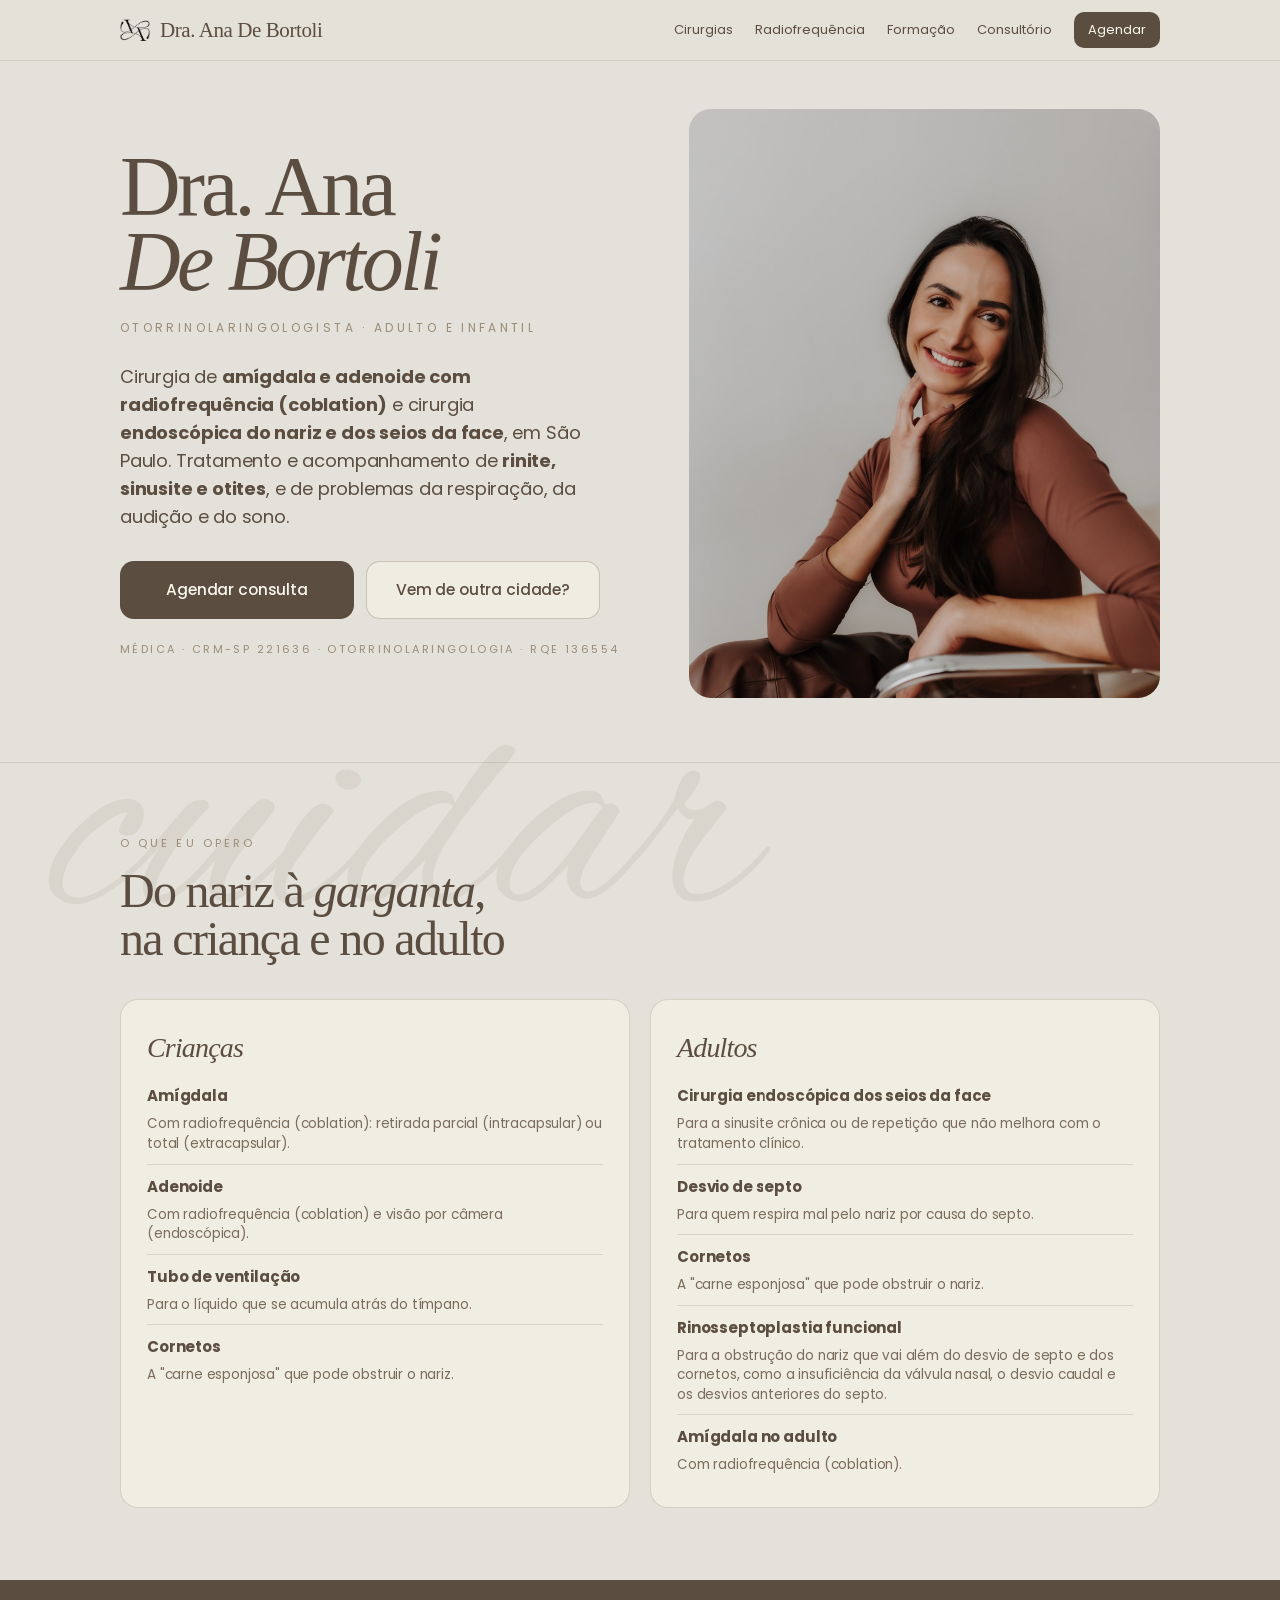
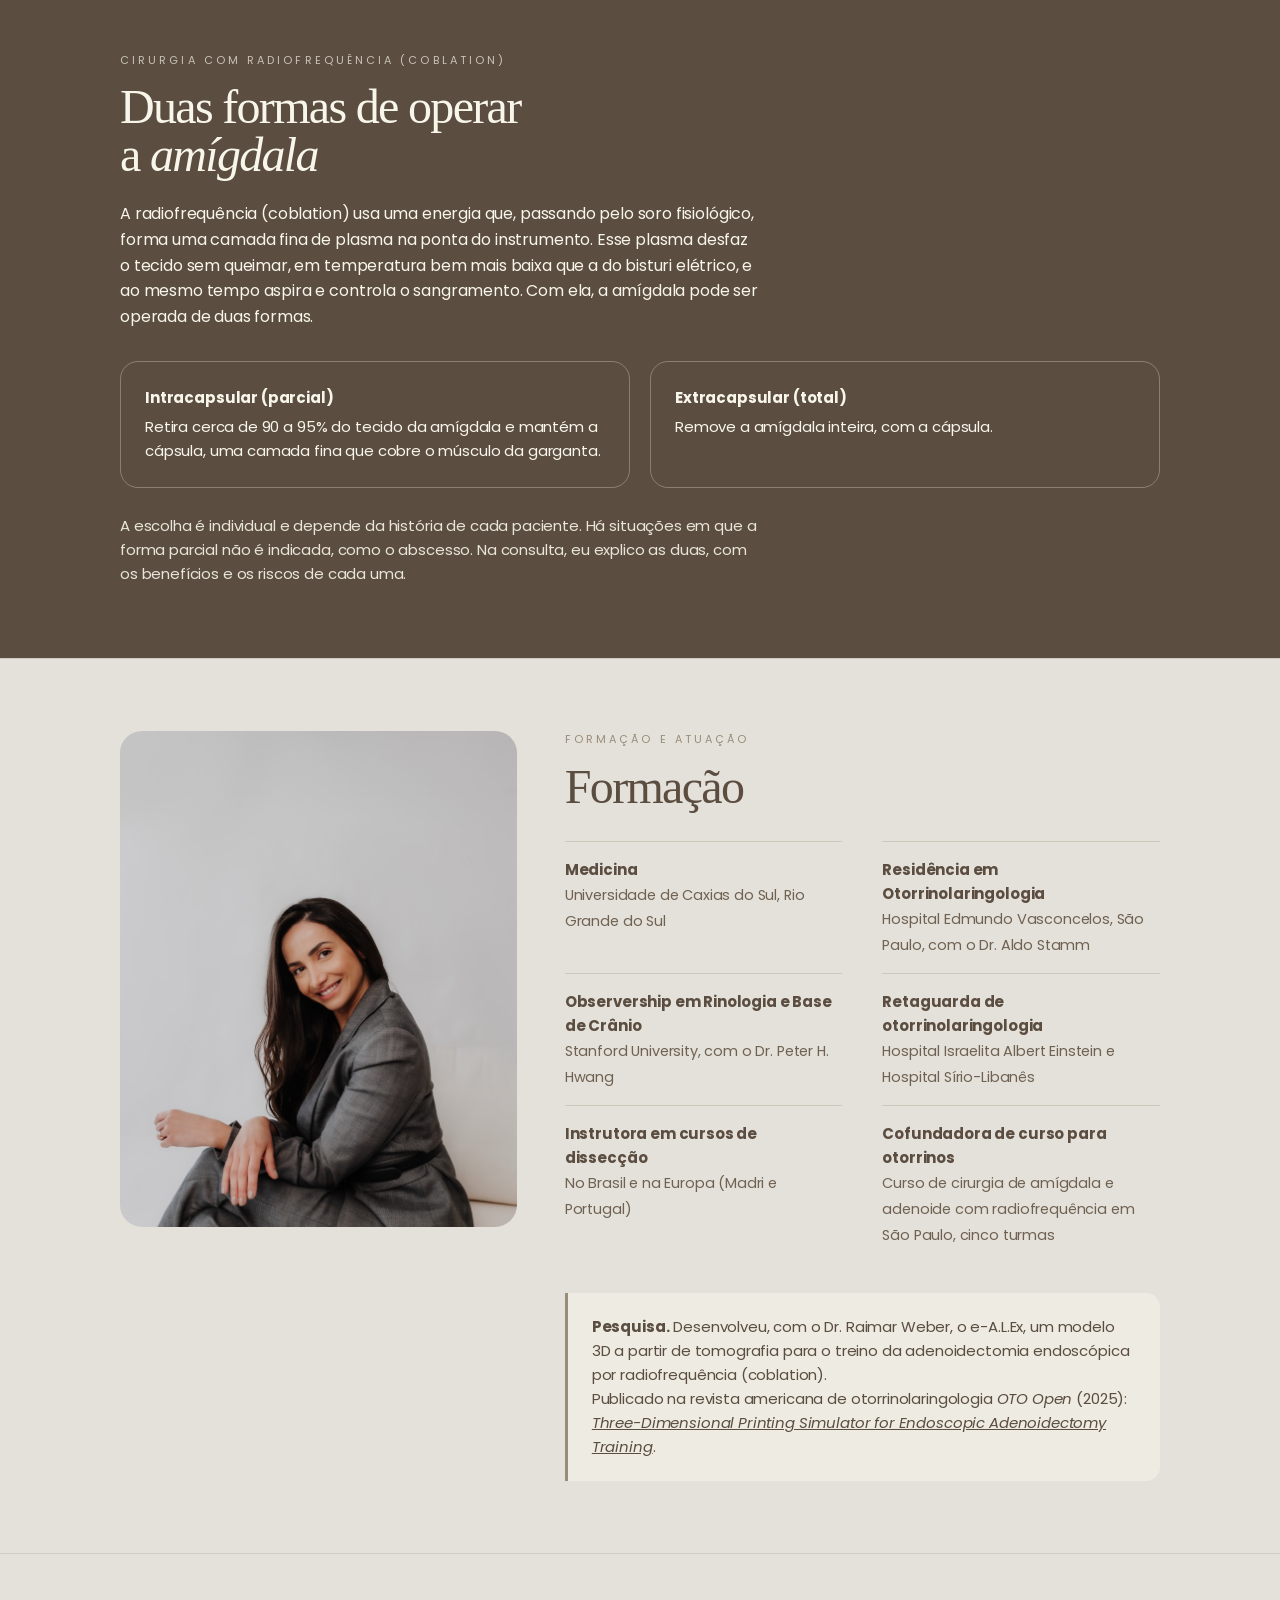
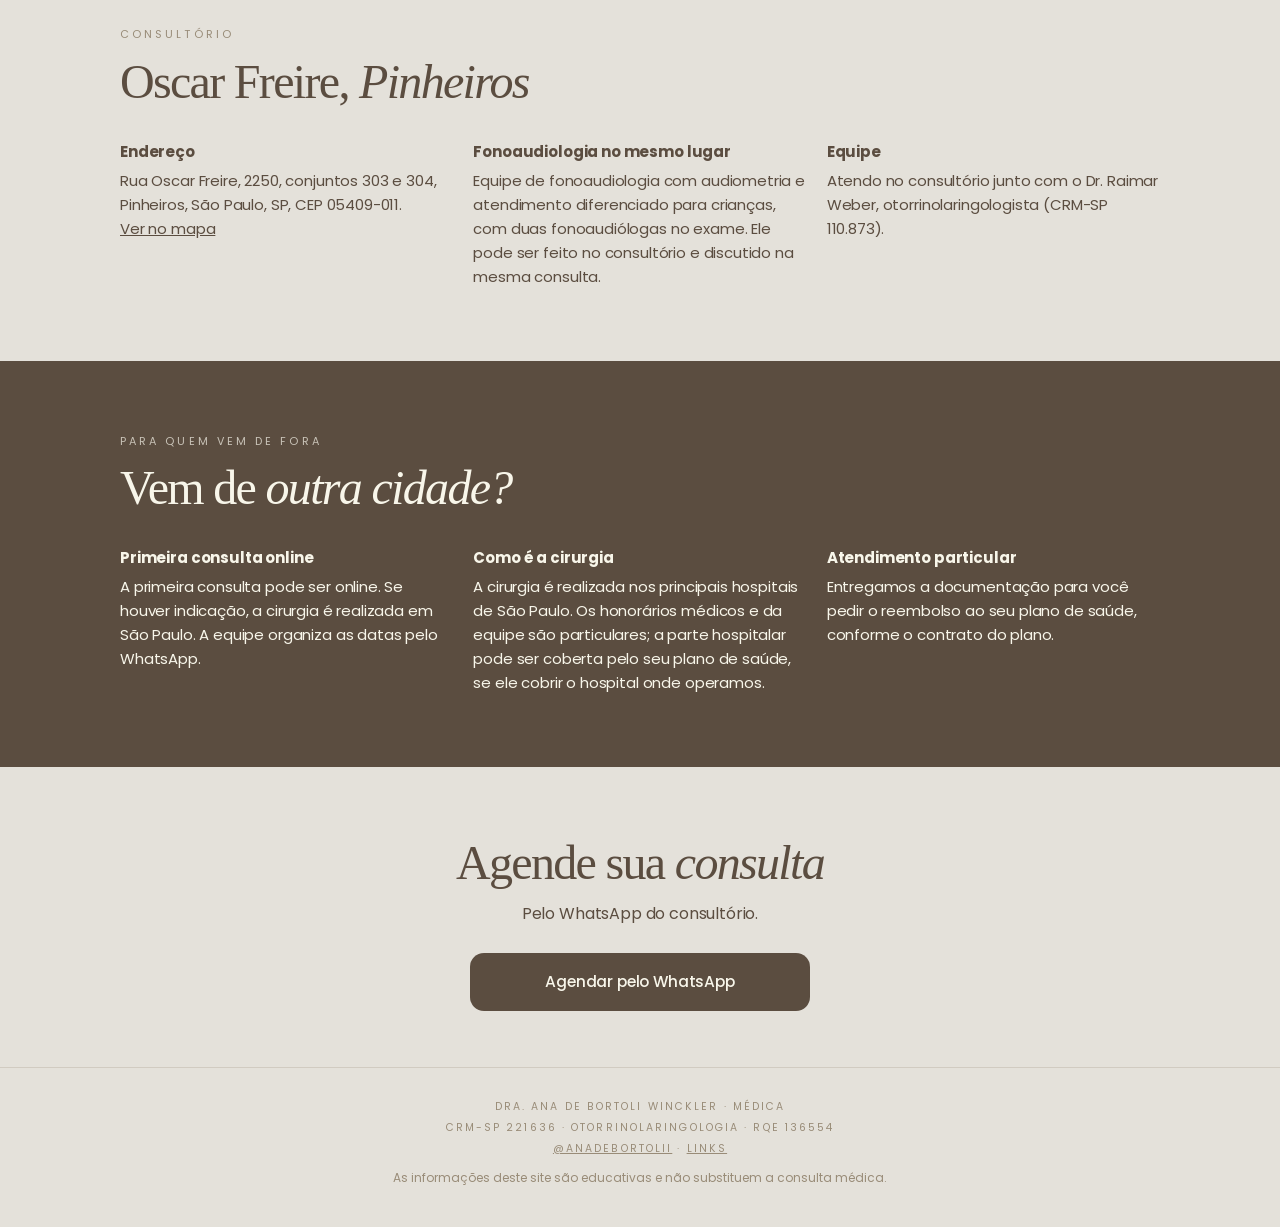
<file: index.html>
<!doctype html>
<html lang="pt-BR">
<head>
<meta charset="utf-8">
<meta name="viewport" content="width=device-width, initial-scale=1, viewport-fit=cover">
<title>Dra. Ana De Bortoli · Otorrinolaringologista em São Paulo</title>
<meta name="description" content="Otorrinolaringologista adulto e infantil em São Paulo. Cirurgia de amígdala e adenoide com radiofrequência (coblation) e cirurgia endoscópica do nariz e dos seios da face. Atendimento particular.">
<meta name="theme-color" content="#E4E1DA">
<link rel="icon" href="assets/img/monograma.png">
<link rel="preconnect" href="https://fonts.googleapis.com">
<link rel="preconnect" href="https://fonts.gstatic.com" crossorigin>
<link href="https://fonts.googleapis.com/css2?family=Alex+Brush&family=Poppins:ital,wght@0,400;0,500;0,700;1,700&family=Tinos:ital,wght@0,400;1,400&display=swap" rel="stylesheet">
<link rel="stylesheet" href="assets/css/base.css">
<style>
  body { overflow-x: hidden; }

  .topo { position: sticky; top: 0; z-index: 20; background: rgba(228, 225, 218, .92); backdrop-filter: blur(8px); border-bottom: 1px solid rgba(153, 140, 120, .25); }
  .topo-dentro { max-width: 1080px; margin: 0 auto; padding: 12px 20px; display: flex; align-items: center; justify-content: space-between; gap: 16px; }
  .marca { display: flex; align-items: center; gap: 10px; text-decoration: none; color: var(--marrom); }
  .marca img { width: 30px; height: auto; }
  .marca span { font-family: var(--serifa); font-size: 21px; letter-spacing: -.02em; }
  .menu { display: flex; gap: 22px; font-size: 13px; align-items: center; }
  .menu a { color: var(--marrom); text-decoration: none; }
  .menu a:hover { color: var(--oliva); text-decoration: underline; text-underline-offset: 4px; }
  .menu .agendar-topo { background: var(--marrom); color: var(--creme); padding: 8px 14px; border-radius: 10px; }
  .menu .agendar-topo:hover { background: var(--oliva); color: var(--creme); text-decoration: none; }
  @media (max-width: 760px) { .menu a:not(.agendar-topo) { display: none; } }

  section { position: relative; z-index: 1; }
  .dentro { max-width: 1080px; margin: 0 auto; padding: 0 20px; }
  .rotulo-secao { font-size: 11px; letter-spacing: .28em; text-transform: uppercase; color: var(--taupe); margin-bottom: 14px; }
  h2 { font-family: var(--serifa); font-weight: 400; font-size: clamp(34px, 5vw, 48px); line-height: 1; letter-spacing: -.035em; color: var(--marrom); }
  h2 em { font-style: italic; }
  h3 { font-family: var(--sans); font-weight: 700; font-size: 15px; letter-spacing: -.01em; margin-bottom: 6px; }
  p, li { font-size: 16px; line-height: 1.6; letter-spacing: -.01em; }
  .texto { max-width: 640px; }

  /* abertura */
  .abertura { padding: 48px 0 64px; }
  .abertura .dentro { display: grid; grid-template-columns: 1.05fr .95fr; gap: 48px; align-items: center; }
  .abertura h1 { font-family: var(--serifa); font-weight: 400; font-size: clamp(52px, 7vw, 84px); line-height: .9; letter-spacing: -.045em; }
  .abertura h1 em { font-style: italic; }
  .abertura .especialidade { margin-top: 18px; font-size: 12px; letter-spacing: .28em; text-transform: uppercase; color: var(--taupe); }
  .abertura .chamada { margin-top: 26px; font-size: 18px; line-height: 1.55; max-width: 480px; }
  .abertura .chamada b { font-weight: 700; }
  .abertura .acoes { margin-top: 30px; display: flex; flex-wrap: wrap; gap: 12px; max-width: 480px; }
  .abertura .botao { width: auto; flex: 1 1 200px; }
  .abertura .registro { margin-top: 22px; font-size: 11px; letter-spacing: .22em; text-transform: uppercase; color: var(--taupe); }
  .abertura figure { margin: 0; aspect-ratio: 4 / 5; border-radius: 22px; overflow: hidden; background: #d9d5cc; }
  .abertura figure img { width: 100%; height: 100%; object-fit: cover; object-position: 50% 30%; display: block; }
  @media (max-width: 860px) {
    .abertura .dentro { grid-template-columns: 1fr; gap: 32px; }
    .abertura figure { order: -1; max-width: 420px; aspect-ratio: 1 / 1; }
  }

  /* blocos */
  .bloco { padding: 72px 0; border-top: 1px solid rgba(153, 140, 120, .25); }
  .bloco.escuro { background: var(--marrom); color: var(--creme); border-top: 0; }
  .bloco.escuro h2, .bloco.escuro h3 { color: var(--creme); }
  .bloco.escuro .rotulo-secao { color: var(--creme-cta); opacity: .75; }

  .duas { display: grid; grid-template-columns: 1fr 1fr; gap: 20px; margin-top: 36px; }
  @media (max-width: 760px) { .duas { grid-template-columns: 1fr; } }
  .cartao { background: rgba(248, 246, 234, .6); border: 1px solid rgba(153, 140, 120, .3); border-radius: 18px; padding: 26px 26px 22px; }
  .cartao .publico { font-family: var(--serifa); font-style: italic; font-size: 28px; letter-spacing: -.03em; margin-bottom: 14px; }
  .cartao ul { list-style: none; padding: 0; }
  .cartao li { padding: 10px 0; border-top: 1px solid rgba(153, 140, 120, .25); }
  .cartao li:first-child { border-top: 0; padding-top: 0; }
  .cartao li small { display: block; font-size: 13.5px; color: #7a6c5c; line-height: 1.45; }

  .tecnica { display: grid; grid-template-columns: 1fr 1fr; gap: 20px; margin-top: 32px; }
  @media (max-width: 760px) { .tecnica { grid-template-columns: 1fr; } }
  .tecnica > div { border: 1px solid rgba(248, 246, 234, .3); border-radius: 18px; padding: 24px; }
  .tecnica p { font-size: 15px; }
  .nota { margin-top: 26px; font-size: 15px; opacity: .9; max-width: 640px; }

  .fatos { list-style: none; padding: 0; margin-top: 30px; display: grid; grid-template-columns: 1fr 1fr; gap: 0 40px; }
  @media (max-width: 760px) { .fatos { grid-template-columns: 1fr; } }
  .fatos li { padding: 16px 0; border-top: 1px solid rgba(153, 140, 120, .3); }
  .fatos li b { display: block; font-weight: 700; font-size: 15px; }
  .fatos li span { font-size: 14.5px; color: #6f6252; }
  .formacao { display: grid; grid-template-columns: .8fr 1.2fr; gap: 48px; align-items: start; }
  .formacao figure { margin: 0; border-radius: 22px; overflow: hidden; aspect-ratio: 4 / 5; }
  .formacao figure img { width: 100%; height: 100%; object-fit: cover; object-position: 50% 25%; display: block; }
  @media (max-width: 860px) { .formacao { grid-template-columns: 1fr; } .formacao figure { max-width: 360px; } }

  .publicacao { margin-top: 30px; padding: 22px 24px; border-left: 3px solid var(--taupe); background: rgba(248, 246, 234, .5); border-radius: 0 14px 14px 0; }
  .publicacao p { font-size: 15px; }
  .publicacao a { color: var(--marrom); }

  .tres { display: grid; grid-template-columns: repeat(3, 1fr); gap: 20px; margin-top: 34px; }
  @media (max-width: 860px) { .tres { grid-template-columns: 1fr; } }
  .tres p { font-size: 15px; }
  .tres a { color: inherit; }

  .fim { padding: 72px 0 56px; text-align: center; }
  .fim h2 { margin-bottom: 14px; }
  .fim .botao { max-width: 340px; margin: 26px auto 0; }
  .rodape-site { position: relative; z-index: 1; padding: 28px 20px 40px; text-align: center; font-size: 10.5px; letter-spacing: .2em; text-transform: uppercase; color: var(--taupe); line-height: 2; border-top: 1px solid rgba(153, 140, 120, .25); }
  .rodape-site a { color: var(--taupe); }
  .rodape-site .aviso-legal { text-transform: none; letter-spacing: 0; font-size: 12px; max-width: 520px; margin: 10px auto 0; line-height: 1.5; }
</style>
</head>
<body>
<div class="script" aria-hidden="true">cuidar</div>

<header class="topo">
  <div class="topo-dentro">
    <a class="marca" href="#"><img src="assets/img/monograma.png" alt=""><span>Dra. Ana De Bortoli</span></a>
    <nav class="menu">
      <a href="#cirurgias">Cirurgias</a>
      <a href="#radiofrequencia">Radiofrequência</a>
      <a href="#formacao">Formação</a>
      <a href="#consultorio">Consultório</a>
      <a class="agendar-topo" href="https://wa.me/message/LVHUUN47TTDFE1" target="_blank" rel="noopener">Agendar</a>
    </nav>
  </div>
</header>

<main>
  <section class="abertura">
    <div class="dentro">
      <div>
        <h1>Dra. Ana<br><em>De Bortoli</em></h1>
        <p class="especialidade">Otorrinolaringologista · adulto e infantil</p>
        <p class="chamada">Cirurgia de <b>amígdala e adenoide com radiofrequência (coblation)</b> e cirurgia <b>endoscópica do nariz e dos seios da face</b>, em São Paulo. Tratamento e acompanhamento de <b>rinite, sinusite e otites</b>, e de problemas da respiração, da audição e do sono.</p>
        <div class="acoes">
          <a class="botao principal" href="https://wa.me/message/LVHUUN47TTDFE1" target="_blank" rel="noopener"><span class="texto">Agendar consulta</span></a>
          <a class="botao secundario" href="#outra-cidade"><span class="texto">Vem de outra cidade?</span></a>
        </div>
        <p class="registro">Médica · CRM-SP 221636 · Otorrinolaringologia · RQE 136554</p>
      </div>
      <figure><img src="assets/img/ana-retrato.jpg" alt="Dra. Ana De Bortoli, sentada, sorrindo"></figure>
    </div>
  </section>

  <section class="bloco" id="cirurgias">
    <div class="dentro">
      <p class="rotulo-secao">O que eu opero</p>
      <h2>Do nariz à <em>garganta</em>,<br>na criança e no adulto</h2>
      <div class="duas">
        <div class="cartao">
          <p class="publico">Crianças</p>
          <ul>
            <li><h3>Amígdala</h3><small>Com radiofrequência (coblation): retirada parcial (intracapsular) ou total (extracapsular).</small></li>
            <li><h3>Adenoide</h3><small>Com radiofrequência (coblation) e visão por câmera (endoscópica).</small></li>
            <li><h3>Tubo de ventilação</h3><small>Para o líquido que se acumula atrás do tímpano.</small></li>
            <li><h3>Cornetos</h3><small>A "carne esponjosa" que pode obstruir o nariz.</small></li>
          </ul>
        </div>
        <div class="cartao">
          <p class="publico">Adultos</p>
          <ul>
            <li><h3>Cirurgia endoscópica dos seios da face</h3><small>Para a sinusite crônica ou de repetição que não melhora com o tratamento clínico.</small></li>
            <li><h3>Desvio de septo</h3><small>Para quem respira mal pelo nariz por causa do septo.</small></li>
            <li><h3>Cornetos</h3><small>A "carne esponjosa" que pode obstruir o nariz.</small></li>
            <li><h3>Rinosseptoplastia funcional</h3><small>Para a obstrução do nariz que vai além do desvio de septo e dos cornetos, como a insuficiência da válvula nasal, o desvio caudal e os desvios anteriores do septo.</small></li>
            <li><h3>Amígdala no adulto</h3><small>Com radiofrequência (coblation).</small></li>
          </ul>
        </div>
      </div>
    </div>
  </section>

  <section class="bloco escuro" id="radiofrequencia">
    <div class="dentro">
      <p class="rotulo-secao">Cirurgia com radiofrequência (coblation)</p>
      <h2>Duas formas de operar<br>a <em>amígdala</em></h2>
      <div class="texto" style="margin-top:22px">
        <p>A radiofrequência (coblation) usa uma energia que, passando pelo soro fisiológico, forma uma camada fina de plasma na ponta do instrumento. Esse plasma desfaz o tecido sem queimar, em temperatura bem mais baixa que a do bisturi elétrico, e ao mesmo tempo aspira e controla o sangramento. Com ela, a amígdala pode ser operada de duas formas.</p>
      </div>
      <div class="tecnica">
        <div>
          <h3>Intracapsular (parcial)</h3>
          <p>Retira cerca de 90 a 95% do tecido da amígdala e mantém a cápsula, uma camada fina que cobre o músculo da garganta.</p>
        </div>
        <div>
          <h3>Extracapsular (total)</h3>
          <p>Remove a amígdala inteira, com a cápsula.</p>
        </div>
      </div>
      <p class="nota">A escolha é individual e depende da história de cada paciente. Há situações em que a forma parcial não é indicada, como o abscesso. Na consulta, eu explico as duas, com os benefícios e os riscos de cada uma.</p>
    </div>
  </section>

  <section class="bloco" id="formacao">
    <div class="dentro formacao">
      <figure><img src="assets/img/ana-terno.jpg" alt="Dra. Ana De Bortoli, de terno cinza"></figure>
      <div>
        <p class="rotulo-secao">Formação e atuação</p>
        <h2>Formação</h2>
        <ul class="fatos">
          <li><b>Medicina</b><span>Universidade de Caxias do Sul, Rio Grande do Sul</span></li>
          <li><b>Residência em Otorrinolaringologia</b><span>Hospital Edmundo Vasconcelos, São Paulo, com o Dr. Aldo Stamm</span></li>
          <li><b>Observership em Rinologia e Base de Crânio</b><span>Stanford University, com o Dr. Peter H. Hwang</span></li>
          <li><b>Retaguarda de otorrinolaringologia</b><span>Hospital Israelita Albert Einstein e Hospital Sírio-Libanês</span></li>
          <li><b>Instrutora em cursos de dissecção</b><span>No Brasil e na Europa (Madri e Portugal)</span></li>
          <li><b>Cofundadora de curso para otorrinos</b><span>Curso de cirurgia de amígdala e adenoide com radiofrequência em São Paulo, cinco turmas</span></li>
        </ul>
        <div class="publicacao">
          <p><b>Pesquisa.</b> Desenvolveu, com o Dr. Raimar Weber, o e-A.L.Ex, um modelo 3D a partir de tomografia para o treino da adenoidectomia endoscópica por radiofrequência (coblation).<br>
          Publicado na revista americana de otorrinolaringologia <i>OTO Open</i> (2025): <a href="https://doi.org/10.1002/oto2.70043" target="_blank" rel="noopener"><i>Three-Dimensional Printing Simulator for Endoscopic Adenoidectomy Training</i></a>.</p>
        </div>
      </div>
    </div>
  </section>

  <section class="bloco" id="consultorio">
    <div class="dentro">
      <p class="rotulo-secao">Consultório</p>
      <h2>Oscar Freire, <em>Pinheiros</em></h2>
      <div class="tres">
        <div><h3>Endereço</h3><p>Rua Oscar Freire, 2250, conjuntos 303 e 304, Pinheiros, São Paulo, SP, CEP 05409-011.<br><a href="https://www.google.com/maps/search/?api=1&query=Rua+Oscar+Freire+2250+S%C3%A3o+Paulo" target="_blank" rel="noopener">Ver no mapa</a></p></div>
        <div><h3>Fonoaudiologia no mesmo lugar</h3><p>Equipe de fonoaudiologia com audiometria e atendimento diferenciado para crianças, com duas fonoaudiólogas no exame. Ele pode ser feito no consultório e discutido na mesma consulta.</p></div>
        <div><h3>Equipe</h3><p>Atendo no consultório junto com o Dr. Raimar Weber, otorrinolaringologista (CRM-SP 110.873).</p></div>
      </div>
    </div>
  </section>

  <section class="bloco escuro" id="outra-cidade">
    <div class="dentro">
      <p class="rotulo-secao">Para quem vem de fora</p>
      <h2>Vem de <em>outra cidade?</em></h2>
      <div class="tres">
        <div><h3>Primeira consulta online</h3><p>A primeira consulta pode ser online. Se houver indicação, a cirurgia é realizada em São Paulo. A equipe organiza as datas pelo WhatsApp.</p></div>
        <div><h3>Como é a cirurgia</h3><p>A cirurgia é realizada nos principais hospitais de São Paulo. Os honorários médicos e da equipe são particulares; a parte hospitalar pode ser coberta pelo seu plano de saúde, se ele cobrir o hospital onde operamos.</p></div>
        <div><h3>Atendimento particular</h3><p>Entregamos a documentação para você pedir o reembolso ao seu plano de saúde, conforme o contrato do plano.</p></div>
      </div>
    </div>
  </section>

  <section class="fim">
    <div class="dentro">
      <h2>Agende sua <em>consulta</em></h2>
      <p>Pelo WhatsApp do consultório.</p>
      <a class="botao principal" href="https://wa.me/message/LVHUUN47TTDFE1" target="_blank" rel="noopener"><span class="texto">Agendar pelo WhatsApp</span></a>
    </div>
  </section>
</main>

<footer class="rodape-site">
  Dra. Ana De Bortoli Winckler · Médica<br>
  CRM-SP 221636 · Otorrinolaringologia · RQE 136554<br>
  <a href="https://www.instagram.com/anadebortolii/">@anadebortolii</a> · <a href="hub/">Links</a>
  <p class="aviso-legal">As informações deste site são educativas e não substituem a consulta médica.</p>
</footer>
</body>
</html>
</file>
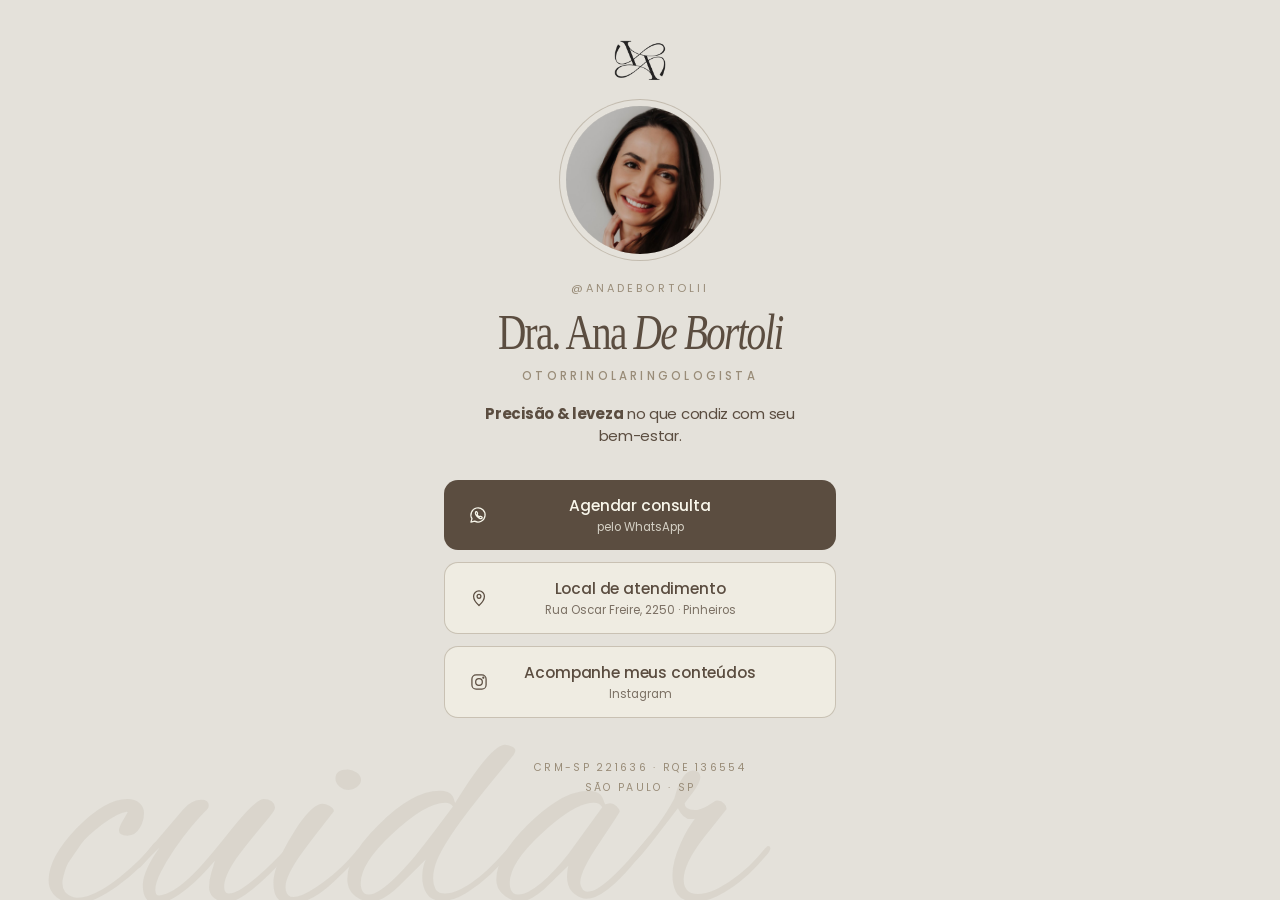
<file: hub/index.html>
<!doctype html>
<html lang="pt-BR">
<head>
<meta charset="utf-8">
<meta name="viewport" content="width=device-width, initial-scale=1, viewport-fit=cover">
<title>Dra. Ana De Bortoli · Otorrinolaringologista</title>
<meta name="description" content="Dra. Ana De Bortoli Winckler, otorrinolaringologista em São Paulo. Agende sua consulta.">
<meta name="theme-color" content="#E4E1DA">
<link rel="icon" href="../assets/img/monograma.png">
<link rel="preconnect" href="https://fonts.googleapis.com">
<link rel="preconnect" href="https://fonts.gstatic.com" crossorigin>
<link href="https://fonts.googleapis.com/css2?family=Alex+Brush&family=Poppins:ital,wght@0,400;0,500;0,700;1,700&family=Tinos:ital,wght@0,400;1,400&display=swap" rel="stylesheet">
<link rel="stylesheet" href="../assets/css/base.css">
<style>
  /* o que é só do hub (página de links da bio) */
  .foto {
    width: 148px; height: 148px;
    margin-top: 26px;
    border-radius: 50%;
    object-fit: cover;
    box-shadow: 0 0 0 6px var(--fundo), 0 0 0 7px rgba(153, 140, 120, .45);
  }
  .arroba { margin-top: 26px; }
  .titulo { margin-top: 14px; }
  .especialidade { margin-top: 14px; font-size: 11.5px; font-weight: 500; }
  .frase { margin-top: 18px; max-width: 320px; }
  nav { width: 100%; margin-top: 34px; display: grid; gap: 12px; }
  /* itens alinhados: ícone fixo na mesma coluna à esquerda, texto centralizado (simetria da página) */
  nav .botao { position: relative; justify-content: center; padding-left: 58px; padding-right: 58px; }
  nav .botao svg { position: absolute; left: 24px; top: 50%; transform: translateY(-50%); }
  nav .botao .texto { text-align: center; }
</style>
</head>
<body>
<div class="script" aria-hidden="true">cuidar</div>

<main class="coluna">
  <img class="monograma" src="../assets/img/monograma.png" alt="Monograma Ana De Bortoli">
  <img class="foto" src="../assets/img/analu.jpg" alt="Dra. Ana De Bortoli sorrindo" width="148" height="148">

  <p class="rotulo arroba">@anadebortolii</p>
  <h1 class="titulo"><span>Dra. Ana <em>De Bortoli</em></span></h1>
  <p class="rotulo especialidade">Otorrinolaringologista</p>
  <!-- frase-tema: a da bio de hoje; pendente com ela se mantém -->
  <p class="apoio frase"><b>Precisão &amp; leveza</b> no que condiz com seu bem-estar.</p>

  <nav aria-label="Links">
    <a class="botao principal" href="https://wa.me/message/LVHUUN47TTDFE1" target="_blank" rel="noopener">
      <svg viewBox="0 0 24 24" fill="none" stroke="currentColor" stroke-width="1.5" stroke-linecap="round" stroke-linejoin="round" aria-hidden="true"><path d="M3.5 20.5l1.3-4.1A8.5 8.5 0 1 1 8 19.4z"/><path d="M9 8.6c.2-.5.5-.6.8-.6h.5c.2 0 .4.1.5.4l.7 1.6c.1.2 0 .5-.1.7l-.5.6c.6 1.2 1.6 2.2 2.8 2.8l.6-.5c.2-.2.5-.2.7-.1l1.6.7c.3.1.4.3.4.5v.5c0 .3-.1.6-.6.8-.6.3-1.6.4-3-.3a9 9 0 0 1-4-4c-.6-1.4-.6-2.5-.3-3z"/></svg>
      <span class="texto">Agendar consulta<small>pelo WhatsApp</small></span>
    </a>
    <a class="botao secundario" href="https://www.google.com/maps/search/?api=1&amp;query=Rua+Oscar+Freire+2250+Pinheiros+S%C3%A3o+Paulo" target="_blank" rel="noopener">
      <svg viewBox="0 0 24 24" fill="none" stroke="currentColor" stroke-width="1.5" stroke-linecap="round" stroke-linejoin="round" aria-hidden="true"><path d="M12 21s-6.5-5.6-6.5-11a6.5 6.5 0 0 1 13 0c0 5.4-6.5 11-6.5 11z"/><circle cx="12" cy="10" r="2.3"/></svg>
      <span class="texto">Local de atendimento<small>Rua Oscar Freire, 2250 · Pinheiros</small></span>
    </a>
    <a class="botao secundario" href="https://www.instagram.com/anadebortolii/" target="_blank" rel="noopener">
      <svg viewBox="0 0 24 24" fill="none" stroke="currentColor" stroke-width="1.5" stroke-linecap="round" stroke-linejoin="round" aria-hidden="true"><rect x="3.5" y="3.5" width="17" height="17" rx="5"/><circle cx="12" cy="12" r="4"/><circle cx="17.2" cy="6.8" r=".6" fill="currentColor"/></svg>
      <span class="texto">Acompanhe meus conteúdos<small>Instagram</small></span>
    </a>
  </nav>

  <footer class="rotulo rodape">
    CRM-SP 221636 · RQE 136554<br>
    São Paulo · SP
  </footer>
</main>
</body>
</html>
</file>
<file: assets/css/base.css>
/* Base do site da Dra. Ana De Bortoli: tokens e peças comuns a todas as páginas.
   Paleta, fontes e regras finas: analu-abw/profissional-analu/marketing-analu/IDENTIDADE-VISUAL.md
   §1, §2 e §4. Página nova importa este arquivo e só acrescenta o que é dela. */

:root {
  --fundo: #E4E1DA;
  --taupe: #998C78;
  --marrom: #5B4D40;
  --oliva: #3D3A2B;
  --creme: #F8F6EA;
  --creme-cta: #EDEADF;
  --serifa: "Times New Roman", Tinos, Times, serif;
  --sans: Poppins, system-ui, sans-serif;
  --script: "Alex Brush", cursive;
}

* { box-sizing: border-box; margin: 0; }
html { background: var(--fundo); }
body {
  min-height: 100svh;
  background: var(--fundo);
  color: var(--marrom);
  font-family: var(--sans);
  -webkit-font-smoothing: antialiased;
  overflow-x: hidden;
  position: relative;
}

/* script de fundo: textura, não segunda mensagem (12,9% de opacidade, atravessando a borda;
   se cortar, corta no fim da palavra, nunca no começo) */
.script {
  position: fixed;
  left: 4vw;
  bottom: -0.3em;
  font-family: var(--script);
  font-size: clamp(190px, 58vw, 320px);
  line-height: 1;
  color: var(--taupe);
  opacity: .129;
  white-space: nowrap;
  pointer-events: none;
  user-select: none;
  z-index: 0;
}

.coluna {
  position: relative;
  z-index: 1;
  max-width: 440px;
  margin: 0 auto;
  padding: max(40px, env(safe-area-inset-top)) 24px 56px;
  display: flex;
  flex-direction: column;
  align-items: center;
  text-align: center;
}

.monograma { width: 52px; height: auto; opacity: .9; }

/* @ e rótulos espaçados (tracking ≈ +0,28em) */
.rotulo {
  font-size: 11px;
  letter-spacing: .28em;
  text-transform: uppercase;
  color: var(--taupe);
}

/* título serifado condensado: Times × scaleX(.785), tracking -0,045em (calibração do §2) */
.titulo {
  font-family: var(--serifa);
  font-weight: 400;
  font-size: 50px;
  line-height: .86;
  letter-spacing: -.045em;
  color: var(--marrom);
  white-space: nowrap;
}
.titulo span { display: inline-block; transform: scaleX(.785); transform-origin: center; margin: 0 -12%; }
.titulo em { font-style: italic; }

.apoio {
  font-size: 15px;
  line-height: 1.45;
  letter-spacing: -.02em;
  color: var(--marrom);
}
.apoio b { font-weight: 700; }

.botao {
  display: flex; align-items: center; justify-content: center; gap: 12px;
  width: 100%;
  min-height: 58px;
  padding: 14px 22px;
  border-radius: 14px;
  text-decoration: none;
  font-size: 15.5px;
  font-weight: 500;
  letter-spacing: -.01em;
  transition: transform .15s ease, background-color .15s ease;
  -webkit-tap-highlight-color: transparent;
}
.botao:active { transform: scale(.98); }
.botao svg { width: 20px; height: 20px; flex: none; }
.botao small { display: block; font-size: 11.5px; font-weight: 400; opacity: .78; margin-top: 2px; letter-spacing: 0; }
.botao .texto { text-align: left; flex: 0 1 auto; }
.principal { background: var(--marrom); color: var(--creme); }
.principal:hover { background: var(--oliva); }
.secundario {
  background: rgba(248, 246, 234, .55);
  color: var(--marrom);
  border: 1px solid rgba(153, 140, 120, .45);
}
.secundario:hover { background: rgba(248, 246, 234, .85); }

.rodape {
  margin-top: 40px;
  font-size: 10.5px;
  letter-spacing: .22em;
  text-transform: uppercase;
  color: var(--taupe);
  line-height: 1.9;
}

:focus-visible { outline: 2px solid var(--oliva); outline-offset: 3px; }
</file>
